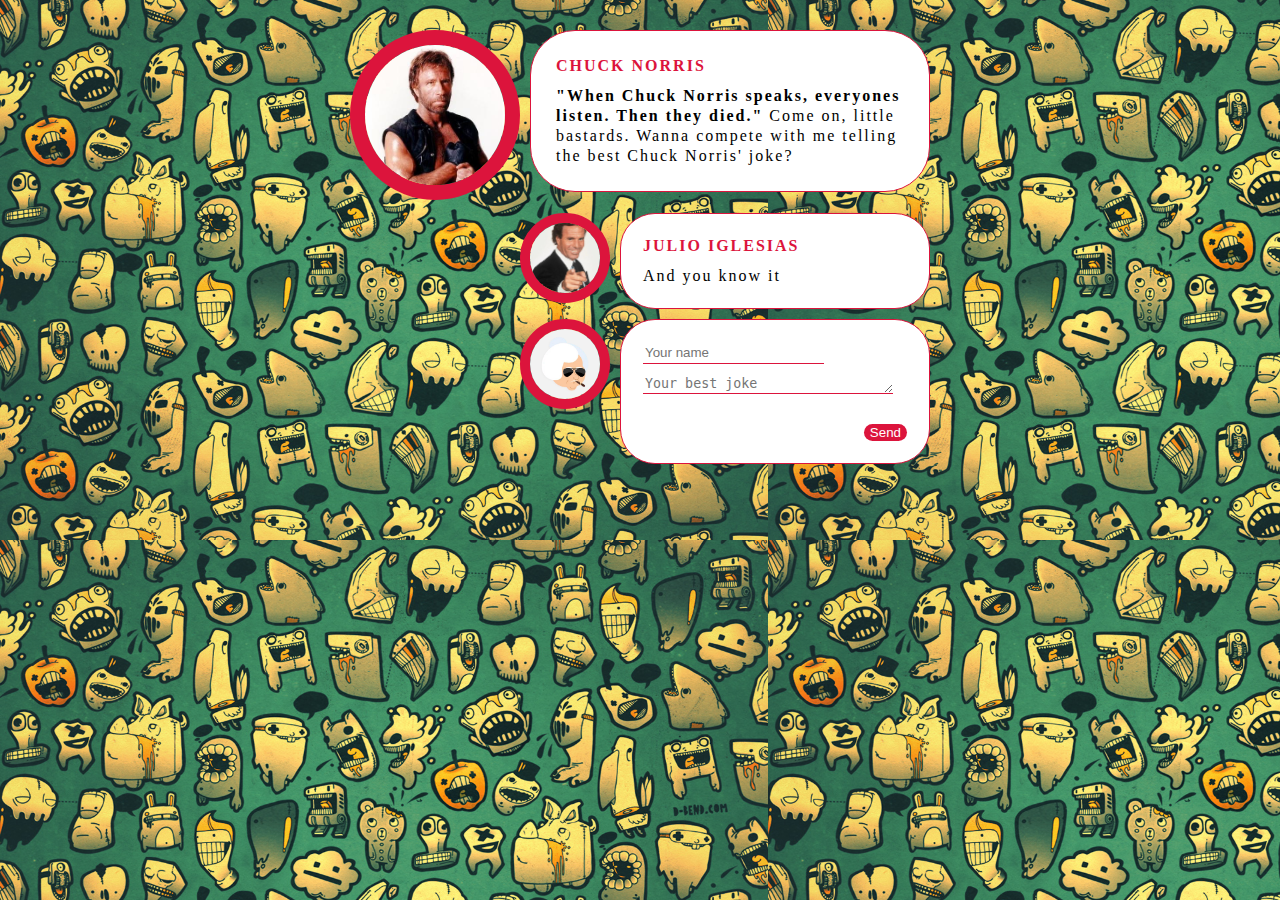
<file: index.html>
<!DOCTYPE html>
<html lang="en">
<head>
	<meta charset="UTF-8">
	<title>Chuck Chat</title>
	<link rel="stylesheet" href="css/icons.css">
	<link rel="stylesheet" href="css/reset.css">
	<link rel="stylesheet" href="css/common.css">
	<link rel="stylesheet" href="css/animations.css">
	<link rel="stylesheet" href="css/utils.css">
	<link rel="stylesheet" href="css/style.css">
	<script src="js/jquery-3.3.1.min.js" defer></script>
	<script src="js/utils.js" defer></script>
	<script src="js/validations.js" defer></script>
	<script src="js/score.js" defer></script>
	<script src="js/animations.js" defer></script>
	<script src="js/scripts.js" defer></script>
</head>
<body>

		<div class="main-container">
			<div class="chat-container">
				<div class="wrapper">

					<section class="big-msg-box cf">
						<img src="img/chucknorris.jpg" alt="avatar1" class="avatar">
						<div class="wrapper">
							<h1 class="username">CHUCK NORRIS</h1>
							<p>
							<span class="bold">"When Chuck Norris speaks, everyones listen. Then they died."</span>
							Come on, little bastards. Wanna compete with me telling the best Chuck Norris' joke?
							</p>
						</div>
					</section>

					<section class="small-msg-box cf">
						<img src="img/julioiglesias.jpg" alt="avatar2" class="avatar">
						<div class="wrapper">
							<h1 class="username">JULIO IGLESIAS</h1>
							<p>
							And you know it
							</p>
						</div>
					</section>

					<section id="js-new-comment-form-container" class="small-msg-box cf">
						<img src="img/abuela-avatar-bg-x2.png" alt="avatar2" class="avatar">
						<div class="wrapper">
							<input type="text" name="username" placeholder="Your name" class="js-input">
							<textarea name="text" cols="30" rows="1" placeholder="Your best joke" class="js-input d-block"></textarea>
							<div>
								<span id="error" class="error"></span>
								<button id="js-send-btn">Send</button>
							</div>
						</div>
					</section>
				</div>
			</div>
		</div>

</body>
</html>
</file>
<file: css/icons.css>
@font-face {
  font-family: 'saz-icon';
  src:  url('../fonts/saz-icon.eot?hh5jxj');
  src:  url('../fonts/saz-icon.eot?hh5jxj#iefix') format('embedded-opentype'),
    url('../fonts/saz-icon.ttf?hh5jxj') format('truetype'),
    url('../fonts/saz-icon.woff?hh5jxj') format('woff'),
    url('../fonts/saz-icon.svg?hh5jxj#saz-icon') format('svg');
  font-weight: normal;
  font-style: normal;
}

[class^="icon-"], [class*=" icon-"] {
  /* use !important to prevent issues with browser extensions that change fonts */
  font-family: 'saz-icon' !important;
  speak: none;
  font-style: normal;
  font-weight: normal;
  font-variant: normal;
  text-transform: none;
  line-height: 1;

  /* Better Font Rendering =========== */
  -webkit-font-smoothing: antialiased;
  -moz-osx-font-smoothing: grayscale;
}

.icon-star-half-outline:before {
  content: "\e900";
}
.icon-star-outline:before {
  content: "\e901";
}
.icon-star-half2:before {
  content: "\e902";
}
.icon-star-half1:before {
  content: "\e903";
}
.icon-star:before {
  content: "\e904";
}
</file>
<file: css/common.css>
* {
	box-sizing: border-box;
}
.cf:before, .cf:after {
	content: " ";
	display: table;
}
.cf:after {
	clear: both;
}
.Vertical-Align {
	position: relative;
	top: 50%;
	transform: translateY(-50%)
}
</file>
<file: css/animations.css>
@charset "UTF-8";
/*
Magic - Ver 1.3.0 - https://minimamente.com
Licensed under the MIT license
Copyright (c) 2018 Christian Pucci
*/

.magictime {
    -webkit-animation-duration: 1s;
            animation-duration: 1s;
    -webkit-animation-fill-mode: both;
            animation-fill-mode: both;
}

.puffIn {
  -webkit-animation-name: puffIn;
          animation-name: puffIn;
}
@-webkit-keyframes puffIn {
  0% {
    opacity: 0;
    -webkit-transform-origin: 50% 50%;
            transform-origin: 50% 50%;
    -webkit-transform: scale(2,2);
            transform: scale(2,2);
    -webkit-filter: blur(2px);
            filter: blur(2px);
  }

  100% {
    opacity: 1;
    -webkit-transform-origin: 50% 50%;
            transform-origin: 50% 50%;
    -webkit-transform: scale(1,1);
            transform: scale(1,1);
    -webkit-filter: blur(0px);
            filter: blur(0px);
  }
}
@keyframes puffIn {
  0% {
    opacity: 0;
    -webkit-transform-origin: 50% 50%;
            transform-origin: 50% 50%;
    -webkit-transform: scale(2,2);
            transform: scale(2,2);
    -webkit-filter: blur(2px);
            filter: blur(2px);
  }

  100% {
    opacity: 1;
    -webkit-transform-origin: 50% 50%;
            transform-origin: 50% 50%;
    -webkit-transform: scale(1,1);
            transform: scale(1,1);
    -webkit-filter: blur(0px);
            filter: blur(0px);
  }
}
</file>
<file: css/utils.css>
.invisible {
  visibility: hidden; }

.visible {
  visibility: visible; }

.d-block {
  display: block; }

.d-none {
  display: none; }

.bold {
  font-weight: bold; }
</file>
<file: css/style.css>
html {
  height: 100%;
  margin: 0px; }

body {
  height: 100vh;
  width: 100%;
  margin: 0px;
  font-family: Goudy Old Style, serif;
  letter-spacing: 2px;
  background: #2e6850; }

.main-container {
  height: 100vh;
  width: 100%;
  display: flex;
  justify-content: center;
  align-items: center;
  background-image: url(../img/pattern_munnecos.jpg);
  background-size: 60% 60%; }

.chat-container {
  height: 100%;
  width: 1000px;
  overflow-y: auto;
  display: flex;
  align-items: center;
  flex-direction: column; }
  .chat-container .wrapper {
    padding: 30px 10px;
    height: 100%;
    width: 600px; }

.big-msg-box .avatar,
.small-msg-box .avatar {
  border-radius: 100px; }
.big-msg-box .wrapper,
.small-msg-box .wrapper {
  background-color: white;
  margin-left: 10px;
  border: 1px solid CRIMSON;
  line-height: 20px;
  float: right; }
.big-msg-box .username,
.small-msg-box .username {
  font-family: arial narrow, sans serif;
  color: CRIMSON;
  margin-bottom: 10px;
  display: inline-block; }
.big-msg-box .score,
.small-msg-box .score {
  font-family: arial narrow, sans serif;
  font-size: 12px;
  display: inline-block;
  float: right; }

.big-msg-box {
  width: 580px; }
  .big-msg-box .avatar {
    height: 170px;
    width: 170px;
    border: 15px solid CRIMSON; }
  .big-msg-box .wrapper {
    width: 400px;
    border-radius: 45px;
    padding: 25px; }

.small-msg-box {
  float: right;
  margin-top: 10px; }
  .small-msg-box .avatar {
    height: 90px;
    width: 90px;
    border: 10px solid CRIMSON; }
  .small-msg-box .wrapper {
    width: 310px;
    border-radius: 35px;
    padding: 22px; }
  .small-msg-box textarea {
    width: 250px; }
  .small-msg-box input {
    height: 22px; }
  .small-msg-box input,
  .small-msg-box textarea {
    margin-bottom: 10px;
    border: none;
    border-bottom: 1px solid CRIMSON; }
  .small-msg-box button {
    border-radius: 50px;
    background-color: CRIMSON;
    border: none;
    color: white;
    float: right; }
    .small-msg-box button:hover {
      cursor: pointer; }

.icon-star {
  color: #ffcc00;
  opacity: 0; }

.error {
  color: CRIMSON;
  font-weight: bolder;
  font-size: 14px;
  display: block;
  min-height: 20px; }
  .error::-webkit-input-placeholder {
    /* Chrome/Opera/Safari */
    color: CRIMSON; }
  .error::-moz-placeholder {
    /* Firefox 19+ */
    color: CRIMSON; }
  .error:-ms-input-placeholder {
    /* IE 10+ */
    color: CRIMSON; }
  .error:-moz-placeholder {
    /* Firefox 18- */
    color: CRIMSON; }
</file>
